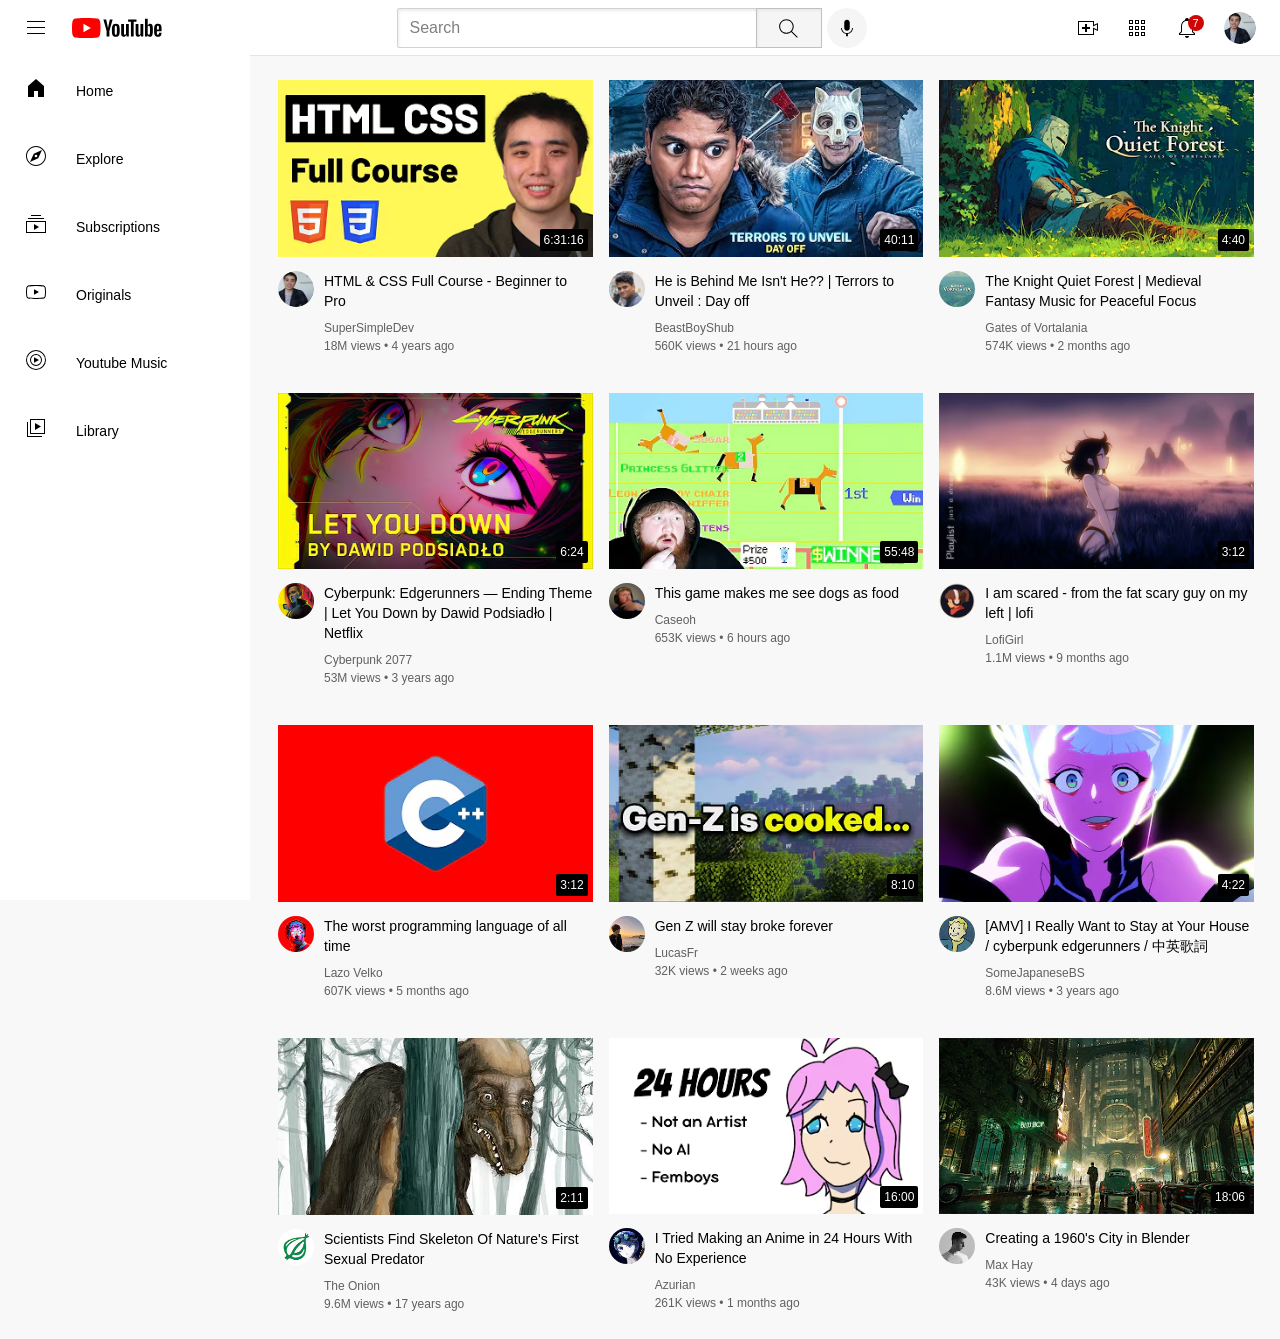
<file: index.html>
<!DOCTYPE html>
<!-- saved from url=(0047)http://127.0.0.1:5500/Exercise/99aayoutube.html -->
<html><head><meta http-equiv="Content-Type" content="text/html; charset=UTF-8">
    <title>Youtube.com clone</title>

     <link rel="stylesheet" href="./Youtube.com clone_files/general.css">
     <link rel="stylesheet" href="./Youtube.com clone_files/header.css">
     <link rel="stylesheet" href="./Youtube.com clone_files/video.css">
     <link rel="stylesheet" href="./Youtube.com clone_files/sidebar.css">  
     



    <link rel="preconnect" href="https://fonts.googleapis.com/">
    <link rel="preconnect" href="https://fonts.gstatic.com/" crossorigin="">
    <link href="./Youtube.com clone_files/css2" rel="stylesheet">

   

   <style>



     </style>

  <!-- Code injected by live-server -->
<script>
	// <![CDATA[  <-- For SVG support
	if ('WebSocket' in window) {
		(function () {
			function refreshCSS() {
				var sheets = [].slice.call(document.getElementsByTagName("link"));
				var head = document.getElementsByTagName("head")[0];
				for (var i = 0; i < sheets.length; ++i) {
					var elem = sheets[i];
					var parent = elem.parentElement || head;
					parent.removeChild(elem);
					var rel = elem.rel;
					if (elem.href && typeof rel != "string" || rel.length == 0 || rel.toLowerCase() == "stylesheet") {
						var url = elem.href.replace(/(&|\?)_cacheOverride=\d+/, '');
						elem.href = url + (url.indexOf('?') >= 0 ? '&' : '?') + '_cacheOverride=' + (new Date().valueOf());
					}
					parent.appendChild(elem);
				}
			}
			var protocol = window.location.protocol === 'http:' ? 'ws://' : 'wss://';
			var address = protocol + window.location.host + window.location.pathname + '/ws';
			var socket = new WebSocket(address);
			socket.onmessage = function (msg) {
				if (msg.data == 'reload') window.location.reload();
				else if (msg.data == 'refreshcss') refreshCSS();
			};
			if (sessionStorage && !sessionStorage.getItem('IsThisFirstTime_Log_From_LiveServer')) {
				console.log('Live reload enabled.');
				sessionStorage.setItem('IsThisFirstTime_Log_From_LiveServer', true);
			}
		})();
	}
	else {
		console.error('Upgrade your browser. This Browser is NOT supported WebSocket for Live-Reloading.');
	}
	// ]]>
</script>
</head>
 
  <body style="padding-bottom: 20px;">


    <div class="header">



      <div class="left-section">
         <img class="menu" src="./Youtube.com clone_files/hamburger-menu.svg">
         <img class="youtube-logo" src="./Youtube.com clone_files/youtube-logo.svg">

      </div>


      <div class="middle-section"><input class="search-bar" type="text" placeholder="Search">
         <button class="search-button">
          <img class="search-icon" src="./Youtube.com clone_files/search.svg" alt="">
          <div class="tooltip">Search</div>
         </button>
         <button class="voice-button">
          <img class="voice-icon" src="./Youtube.com clone_files/voice-search-icon.svg" alt="">
          <div class="tooltip">Search with your voice</div>
         </button> 
      </div>


      <div class="right-section">
        <div class="upload-icon-container">
          <img class="upload-icon" src="./Youtube.com clone_files/upload.svg">
          <div class="tooltip">Create</div>
        </div>

        <div class="youtube-apps-container">
        <img class="apps-icon" src="./Youtube.com clone_files/youtube-apps.svg">
        <div class="tooltip">Youtube-apps</div>
        </div>

        <div class="notifications-number">
          <img class="notifications-icon" src="./Youtube.com clone_files/notifications.svg">
          <div class="notifications-count">7</div>
        <div class="tooltip">Notifications</div>

        </div>

        <img class="user-icon" src="./Youtube.com clone_files/my-channel.jpeg">
      </div>



      
    </div>



    <div class="sidebar">

      <div class="sidebar-link">
        <img src="./Youtube.com clone_files/home.svg">
        <div class="text">Home</div>
      </div>

      <div class="sidebar-link">
         <img src="./Youtube.com clone_files/explore.svg">
         <div class="text">Explore</div>
      </div>

      <div class="sidebar-link">
         <img src="./Youtube.com clone_files/subscriptions.svg">
         <div class="text">Subscriptions</div>
      </div>

      <div class="sidebar-link">
         <img src="./Youtube.com clone_files/originals.svg">
         <div class="text">Originals</div>
      </div>

      <div class="sidebar-link">
         <img src="./Youtube.com clone_files/youtube-music.svg">
         <div class="text">Youtube Music</div>
      </div>

      <div class="sidebar-link">
         <img src="./Youtube.com clone_files/library.svg">
         <div class="text">Library</div>
      </div>
      
    </div>



    <div class="video-container">


        
        <div class="preview">

          <div class="thumbnail-row">
            <a href="https://www.youtube.com/watch?v=G3e-cpL7ofc&amp;t=20059s&amp;pp=ygUDaHRt" target="_blank"> <img class="thumbnail" src="./Youtube.com clone_files/hq7201.avif"></a>
            <div class="video-time">6:31:16</div>
          </div>

          <div class="video-info-grid">

            <div class="channel-picture">
              <img class="profile-picture" src="./Youtube.com clone_files/unnamed1.jpg">
            </div>

            <div class="video-info">
                <p class="video-title"> HTML &amp; CSS Full Course - Beginner to Pro </p>
                <p class="channel-name">SuperSimpleDev</p>
                <p class="video-views">18M views • 4 years ago 
            </p></div>
          
          </div>
            

        </div>

        




        <div class="preview">

          <div class="thumbnail-row">
            <img class="thumbnail" src="./Youtube.com clone_files/hq7205.avif">
            <div class="video-time">40:11</div>
          </div>

          <div class="video-info-grid">

            <div class="channel-picture">
              <img class="profile-picture" src="./Youtube.com clone_files/profile5.jpg">
              
            </div>

            <div class="video-info">
            <p class="video-title"> He is Behind Me Isn't He?? | Terrors to Unveil : Day off </p>
            <p class="channel-name">BeastBoyShub</p>
        
            <p class="video-views">560K views • 21 hours ago 

            </p></div>
          

          </div>
            

        </div>




        <div class="preview">

          <div class="thumbnail-row">
            <img class="thumbnail" src="./Youtube.com clone_files/hq7206.avif">
            <div class="video-time">4:40</div>
          </div>

          <div class="video-info-grid">

            <div class="channel-picture">
              <img class="profile-picture" src="./Youtube.com clone_files/profile6.jpg">
            </div>

            <div class="video-info">
            <p class="video-title"> The Knight Quiet Forest | Medieval Fantasy Music for Peaceful Focus </p>
            <p class="channel-name">Gates of Vortalania</p>
        
            <p class="video-views">574K views • 2 months ago </p> 

            </div>
          

          </div>
            

        </div>




        <div class="preview">

          <div class="thumbnail-row">
            <img class="thumbnail" src="./Youtube.com clone_files/hq7203.avif">
            <div class="video-time">6:24</div>
          </div>

          <div class="video-info-grid">

            <div class="channel-picture">
              <img class="profile-picture" src="./Youtube.com clone_files/profile4.jpg">
            </div>

            <div class="video-info">
            <p class="video-title"> Cyberpunk: Edgerunners — Ending Theme | Let You Down by Dawid Podsiadło | Netflix </p>
            <p class="channel-name">Cyberpunk 2077</p>
        
            <p class="video-views">53M views • 3 years ago 

            </p></div>
          

          </div>
            

        </div>

        




        <div class="preview">

          <div class="thumbnail-row">
            <img class="thumbnail" src="./Youtube.com clone_files/hq7202.avif">
            <div class="video-time">55:48</div>
          </div>

          <div class="video-info-grid">

            <div class="channel-picture">
              <img class="profile-picture" src="./Youtube.com clone_files/profile3.jpg">
              
            </div>

            <div class="video-info">
            <p class="video-title"> This game makes me see dogs as food </p>
            <p class="channel-name">Caseoh</p>
        
            <p class="video-views">653K views • 6 hours ago 

            </p></div>
          

          </div>
            

        </div>




        <div class="preview">

          <div class="thumbnail-row">
            <img class="thumbnail" src="./Youtube.com clone_files/hq720.avif">
            <div class="video-time">3:12</div>
          </div>

          <div class="video-info-grid">

            <div class="channel-picture">
              <img class="profile-picture" src="./Youtube.com clone_files/profile2.jpg">
            </div>

            <div class="video-info">
            <p class="video-title"> I am scared - from the fat scary guy on my left | lofi </p>
            <p class="channel-name">LofiGirl</p>
        
            <p class="video-views">1.1M views • 9 months ago </p> 

            </div>


          </div>
            

        </div>    






                <div class="preview">

          <div class="thumbnail-row">
            <img class="thumbnail" src="./Youtube.com clone_files/hq7207.avif">
            <div class="video-time">3:12</div>
          </div>

          <div class="video-info-grid">

            <div class="channel-picture">
              <img class="profile-picture" src="./Youtube.com clone_files/profile8.jpg">
            </div>

            <div class="video-info">
            <p class="video-title"> The worst programming language of all time </p>
            <p class="channel-name">Lazo Velko</p>
        
            <p class="video-views">607K views • 5 months ago </p> 

            </div>


          </div>
            

        </div>    





                <div class="preview">

          <div class="thumbnail-row">
            <img class="thumbnail" src="./Youtube.com clone_files/hq7209.avif">
            <div class="video-time">8:10</div>
          </div>

          <div class="video-info-grid">

            <div class="channel-picture">
              <img class="profile-picture" src="./Youtube.com clone_files/profile9.jpg">
            </div>

            <div class="video-info">
            <p class="video-title"> Gen Z will stay broke forever</p>
            <p class="channel-name">LucasFr</p>
        
            <p class="video-views">32K views • 2 weeks ago </p> 

            </div>


          </div>
            

        </div>    







                <div class="preview">

          <div class="thumbnail-row">
            <img class="thumbnail" src="./Youtube.com clone_files/hq72010.avif">
            <div class="video-time">4:22</div>
          </div>

          <div class="video-info-grid">

            <div class="channel-picture">
              <img class="profile-picture" src="./Youtube.com clone_files/profile10.jpg">
            </div>

            <div class="video-info">
            <p class="video-title"> [AMV] I Really Want to 
              Stay at Your House / cyberpunk edgerunners / 中英歌詞 </p>
            <p class="channel-name">SomeJapaneseBS</p>
        
            <p class="video-views">8.6M views • 3 years ago </p> 

            </div>


          </div>
            

        </div>    








                <div class="preview">

          <div class="thumbnail-row">
            <img class="thumbnail" src="./Youtube.com clone_files/hq72011.avif">
            <div class="video-time">2:11</div>
          </div>

          <div class="video-info-grid">

            <div class="channel-picture">
              <img class="profile-picture" src="./Youtube.com clone_files/profile11.jpg">
            </div>

            <div class="video-info">
            <p class="video-title"> Scientists Find Skeleton Of Nature's First Sexual Predator</p>
            <p class="channel-name">The Onion</p>
        
            <p class="video-views">9.6M views • 17 years ago </p> 

            </div>


          </div>
            

        </div>    








                <div class="preview">

          <div class="thumbnail-row">
            <img class="thumbnail" src="./Youtube.com clone_files/hq72012.avif">
            <div class="video-time">16:00</div>
          </div>

          <div class="video-info-grid">

            <div class="channel-picture">
              <img class="profile-picture" src="./Youtube.com clone_files/profile12.jpg">
            </div>

            <div class="video-info">
            <p class="video-title"> I Tried Making an Anime in 24 Hours With No Experience </p>
            <p class="channel-name">Azurian </p>
        
            <p class="video-views">261K views • 1 months ago </p> 

            </div>


          </div>
            

        </div>    








                <div class="preview">

          <div class="thumbnail-row">
            <img class="thumbnail" src="./Youtube.com clone_files/hq72013.avif">
            <div class="video-time">18:06</div>
          </div>

          <div class="video-info-grid">

            <div class="channel-picture">
              <img class="profile-picture" src="./Youtube.com clone_files/profile13.jpg">
            </div>

            <div class="video-info">
            <p class="video-title"> Creating a 1960's City in Blender </p>
            <p class="channel-name">Max Hay</p>
        
            <p class="video-views">43K views • 4 days ago </p> 

            </div>


          </div>
            

        </div>    



    </div>







</body></html>
</file>
<file: Youtube.com clone_files/general.css>
p{
      font-family: Roboto, Arial;
      margin: 0px 0px;
    }

    body{
      margin-top: 0;
      padding-top: 80px;
      padding-left: 85px;
      padding-right: 18px;
      background-color: rgb(248, 248, 248);
      
    }

    @media(min-width:1200px){
      body{
      padding-left: 270px;
      }

    }
</file>
<file: Youtube.com clone_files/header.css>
.header{
  height: 55px;
  display: flex;
  flex-direction: row;
  justify-content: space-between;
  position: fixed;
  top: 0px;
  left: 0px;
  right: 0px;
  background-color: white;

  border-bottom-width: 1px;
  border-bottom-color: rgb(228, 228, 228);
  border-bottom-style: solid;z-index: 100;
 

  
}

.left-section{
  
  
  display: flex;
  align-items: center;
  


}

.menu{
  height: 24px;
  margin-left: 24px;
  margin-right: 24px;
  cursor: pointer;

}

.youtube-logo{
  height: 20px;
  cursor: pointer;
}


.middle-section{
 
  display: flex;
  flex: 1;
   margin-left: 60px;
   margin-right: 35px;
   max-width: 470px;
   align-items: center;
}

.search-button{
  height: 40px;
  width: 66px;
  border-width: 1px;
  border-style: solid;
  border-color: rgb(192, 192, 192);
  box-shadow: inset 1px 2px 3px rgba( 0, 0, 0, 0.05);
  background-color: rgb(245, 245, 245);
  margin-left: -1px;
  cursor: pointer;
  


}

.search-button .tooltip,
.voice-button .tooltip,
.upload-icon-container .tooltip,
.youtube-apps-container .tooltip,
.notifications-number .tooltip{
  position: absolute;
  background-color: gray;
  opacity: 0;
  color: white;
  padding: 6px 8px 6px 8px;
  border-radius: 2px;
  font-size: 12px;
  bottom: -40px;
  transition: opacity 0.15s ease 0s;
  pointer-events: none;
  white-space: nowrap;
  font-family: Roboto, Arial;


}

.search-button:hover .tooltip,
.voice-button:hover .tooltip,
.upload-icon-container:hover .tooltip,
.youtube-apps-container:hover .tooltip,
.notifications-number:hover .tooltip{
  opacity: 1;
  transition: opacity 0.15s ease 1s;
} 

.search-icon{
  height: 25px;
  margin-top: 1px;
   
}

.voice-button{
    height: 40px;
    width: 40px;
    border-radius: 20px;
    background-color: rgb(245, 245, 245);
    
    border: none;
    margin-left: 5px;
    cursor: pointer;


}

.search-button, 
.voice-button,
.upload-icon-container,
.youtube-apps-container,
.notifications-number{
  position: relative;
  display: flex;
  justify-content: center;
  align-items: center;
}



.voice-icon{
  height: 22px;
  cursor: pointer;
}



.search-bar{
  height: 36px;
  flex: 1;
  font-size: 16px;
  border-width: 1px;
  border-style: solid;
  border-color: rgb(210, 210, 210);
  padding-left: 12px;
  border-radius: 2px;
  box-shadow: inset 1px 2px 3px rgba( 0, 0, 0, 0.08);
  width: 0px;
 
}

.search-bar::placeholder{
    color: grey;
    font-family: Roboto,Arial;
    font-size: 16px;
    
  }

.right-section{
  width: 180px;
  margin-right: 24px;
  display: flex;
  align-items: center;
  justify-content: space-between;
  flex-shrink: 0;
 
}

.upload-icon{
  height: 24px;
  cursor: pointer;
}

.apps-icon{
  height: 24px;
  cursor: pointer;
 
}

.notifications-number{
  position: relative;
  cursor: pointer;
}


.notifications-icon{
  height: 24px;
  cursor: pointer;
  
}

.notifications-count{
  position: absolute;
  background-color: rgb(207, 6, 6);
  top: -1px;
  right: -5px;
  color: white;
  padding: 2px 5px 2px 5px;
  font-family: Roboto, Arial;
  font-size: 11px;
  border-radius: 10px;
  
}
  
.user-icon{
  height: 32px;
  border-radius: 16px;
  cursor: pointer;
  
}
</file>
<file: Youtube.com clone_files/video.css>
p{
      font-family: Roboto, Arial;
      margin: 0px 0px;
    }


      .video-container{
        display:grid;
        grid-template-columns: 1fr 1fr 1fr;
        column-gap: 16px;
        row-gap: 40px;
       }

      @media (max-width: 850px) {
      .video-container{
        grid-template-columns: 1fr 1fr;
      }
    }

      @media (min-width: 1800px) {
      .video-container{
        grid-template-columns: 1fr 1fr 1fr 1fr;
      }
    }





      .thumbnail-row{
        position: relative;
              

      
       }

      .video-info-grid{
        display:grid;
        grid-template-columns: 40px 1fr;
       
        
      }

      .thumbnail{
      width:100%;
      margin-bottom: 10px;
      cursor: pointer;

      }

      .video-time{
        background-color: black;
        color: white;
        position: absolute;
        bottom: 20px;
        right: 5px;
        padding: 4px 4px 4px 4px;
        font-family: Roboto, Arial;
        font-size: 12px;
        font-weight: 500;
        border-radius: 2px;
      }

      .channel-picture{
        width: 36px;
        vertical-align: top;
        
       
        
        
      }

      .profile-picture{
        width: 100%;
        object-fit: cover;
        border-radius: 40px;
        cursor: pointer;
         
        
      }

      .video-info{
        
        
        vertical-align: top;
        
        
      }

      .video-title{
        margin: 0px;
        font-size: 14px;
        font-weight: 500;
        margin-bottom: 10px;
        line-height: 20px;
        margin-left: 6px;
        cursor: pointer;
      }

      .channel-name, 
      .video-views{
      
        color:rgb(96, 96, 96);
        font-size: 12px;
        line-height: 14px;
        margin-left: 6px;
        cursor: pointer;

      }

      .channel-name{
        margin-bottom: 4px;
      }
</file>
<file: Youtube.com clone_files/sidebar.css>
.sidebar{
  position: fixed;
  left: 0px;
  bottom: 0px;
  top: 55px;
  background-color: white;
  width: 72px;
  z-index: 200;
  padding-top: 5px;
}






.sidebar-link{
  height: 74px;
  display: flex;
  justify-content: center;
  align-items: center;
  flex-direction: column;
  cursor: pointer;
  margin-top: 0px;
  

}



.sidebar-link:hover{
  background-color: rgb(236, 236, 236);
 
  
}


 @media (min-width:1200px) {

  .sidebar{
  width: 250px;}

  .sidebar-link{

  display: flex;
  justify-content: left;
  flex-direction: row; 
  align-items: center;
  
  margin-top: -6px;
  padding-left: 24px;
     }


  .sidebar-link .text{
    margin-left: 28px;
    font-size: 14px;
    font-weight: 500;
  }
  }

.sidebar-link img{
  height: 24px;
  margin-bottom: 6px;
}

.sidebar-link div{
  font-family: Roboto, Arial;
  font-size: 10px;
  
}
</file>
